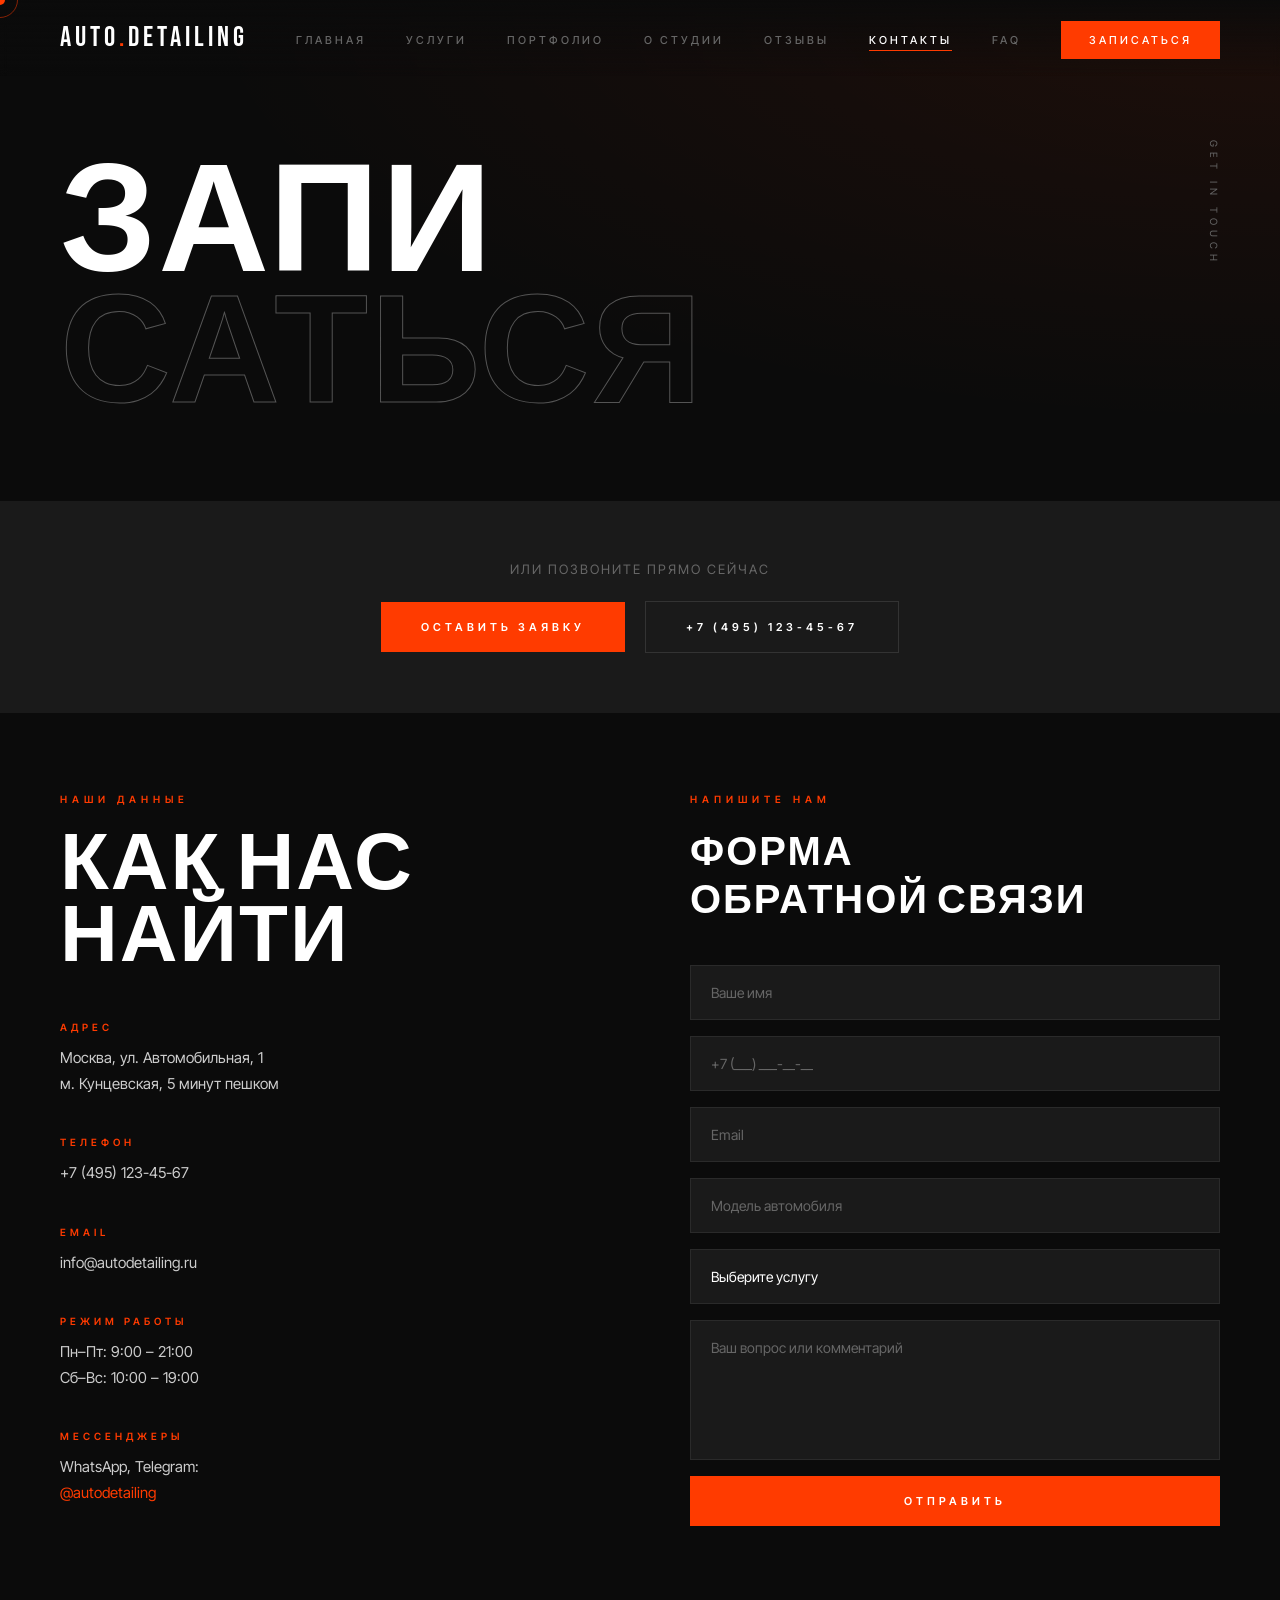
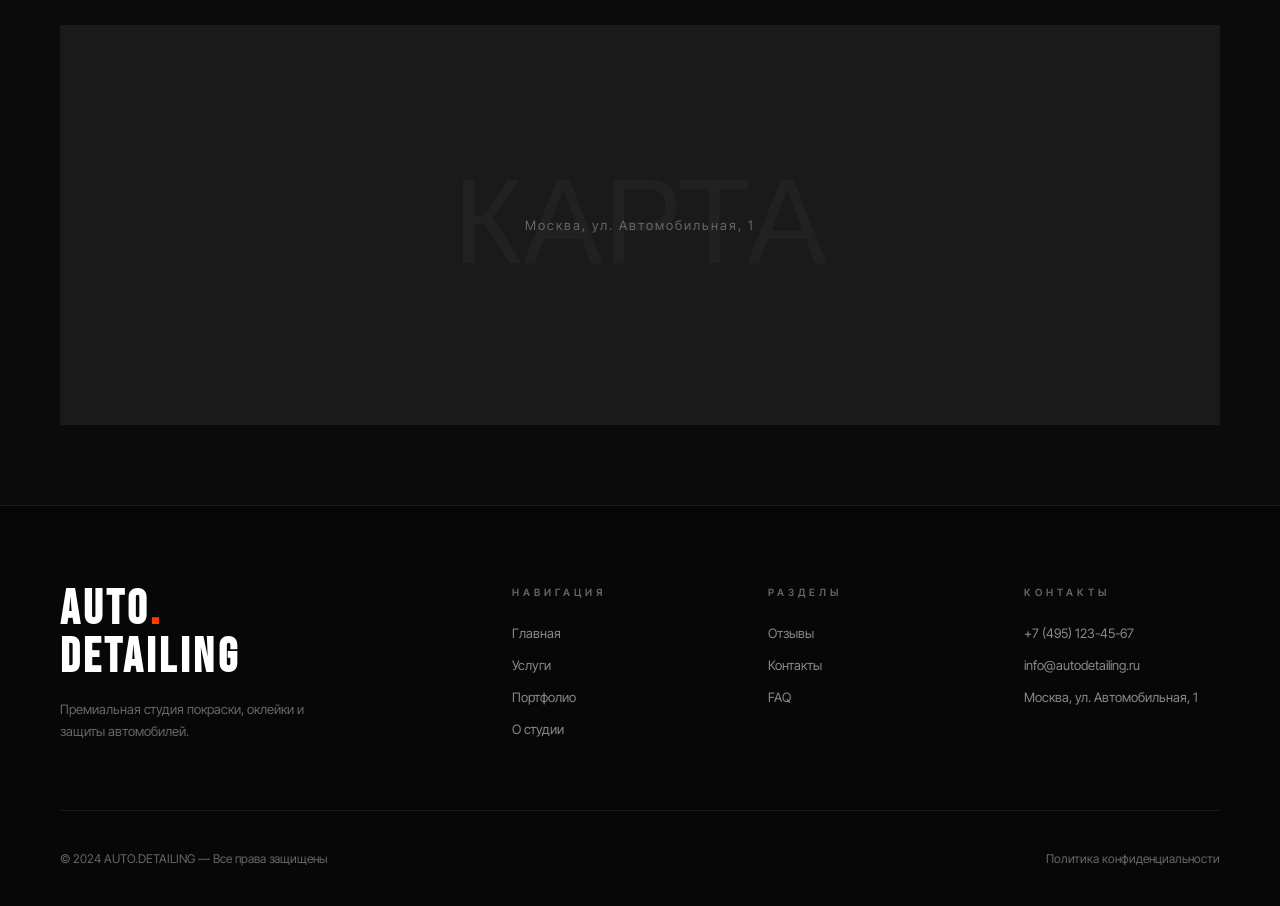
<file: contacts.html>
<!DOCTYPE html>
<html lang="ru">
<head>
  <meta charset="UTF-8">
  <meta name="viewport" content="width=device-width, initial-scale=1.0">
  <title>Контакты — AUTO.DETAILING</title>
  <link rel="stylesheet" href="style.css">
</head>
<body>
<div class="cursor"></div>
<div class="cursor-ring"></div>

<nav>
  <a href="index.html" class="nav-logo">AUTO<span>.</span>DETAILING</a>
  <ul class="nav-links">
    <li><a href="index.html">Главная</a></li>
    <li><a href="services.html">Услуги</a></li>
    <li><a href="portfolio.html">Портфолио</a></li>
    <li><a href="about.html">О студии</a></li>
    <li><a href="reviews.html">Отзывы</a></li>
    <li><a href="contacts.html">Контакты</a></li>
    <li><a href="faq.html">FAQ</a></li>
    <li><a href="#" class="nav-cta" data-popup>Записаться</a></li>
  </ul>
  <div class="burger"><span></span><span></span><span></span></div>
</nav>

<div class="popup-overlay">
  <div class="popup">
    <button class="popup-close">✕</button>
    <h2>ЗАПИСАТЬСЯ</h2>
    <p class="popup-sub">Оставьте заявку — мы перезвоним в течение 30 минут</p>
    <form class="popup-form">
      <input type="text" placeholder="Ваше имя" required>
      <input type="tel" placeholder="+7 (___) ___-__-__" required>
      <input type="text" placeholder="Модель автомобиля">
      <select>
        <option value="" disabled selected>Выберите услугу</option>
        <option>Полировка кузова</option>
        <option>Нанокерамика</option>
        <option>Оклейка плёнкой</option>
        <option>Покраска</option>
        <option>Детейлинг салона</option>
        <option>Защита кузова</option>
        <option>Бронирование стёкол</option>
      </select>
      <button type="submit" class="btn-submit">ОТПРАВИТЬ ЗАЯВКУ</button>
    </form>
  </div>
</div>

<div class="page-hero">
  <div class="page-hero-label">Get in Touch</div>
  <h1 class="fade-up">ЗАПИ<br><em>САТЬСЯ</em></h1>
</div>

<div style="padding: 60px; text-align: center; background: var(--gray);">
  <p style="color:var(--muted);font-size:13px;letter-spacing:2px;margin-bottom:24px;text-transform:uppercase;">Или позвоните прямо сейчас</p>
  <button class="btn" data-popup style="margin-right:16px;">Оставить заявку</button>
  <a href="tel:+74951234567" class="btn btn-outline">+7 (495) 123-45-67</a>
</div>

<div class="contacts-layout">
  <div class="contacts-info">
    <span class="section-label">Наши данные</span>
    <h2>КАК НАС<br>НАЙТИ</h2>
    <div class="contact-item">
      <h4>Адрес</h4>
      <p>Москва, ул. Автомобильная, 1<br>м. Кунцевская, 5 минут пешком</p>
    </div>
    <div class="contact-item">
      <h4>Телефон</h4>
      <a href="tel:+74951234567">+7 (495) 123-45-67</a>
    </div>
    <div class="contact-item">
      <h4>Email</h4>
      <a href="mailto:info@autodetailing.ru">info@autodetailing.ru</a>
    </div>
    <div class="contact-item">
      <h4>Режим работы</h4>
      <p>Пн–Пт: 9:00 – 21:00<br>Сб–Вс: 10:00 – 19:00</p>
    </div>
    <div class="contact-item">
      <h4>Мессенджеры</h4>
      <p>WhatsApp, Telegram: <a href="#" style="color:var(--accent);text-decoration:none;">@autodetailing</a></p>
    </div>
  </div>

  <div class="contacts-form-section">
    <span class="section-label">Напишите нам</span>
    <h3>ФОРМА<br>ОБРАТНОЙ СВЯЗИ</h3>
    <form class="contact-form">
      <input type="text" placeholder="Ваше имя" required>
      <input type="tel" placeholder="+7 (___) ___-__-__" required>
      <input type="email" placeholder="Email">
      <input type="text" placeholder="Модель автомобиля">
      <select>
        <option value="" disabled selected>Выберите услугу</option>
        <option>Полировка кузова</option>
        <option>Нанокерамика</option>
        <option>Оклейка плёнкой</option>
        <option>Покраска</option>
        <option>Детейлинг салона</option>
        <option>Защита кузова</option>
        <option>Бронирование стёкол</option>
      </select>
      <textarea placeholder="Ваш вопрос или комментарий"></textarea>
      <button type="submit" class="btn">ОТПРАВИТЬ</button>
    </form>
  </div>
</div>

<div class="map-placeholder">
  <p>Москва, ул. Автомобильная, 1</p>
</div>

<footer>
  <div class="footer-top">
    <div class="footer-brand">
      <h2>AUTO<span>.</span><br>DETAILING</h2>
      <p>Премиальная студия покраски, оклейки и защиты автомобилей.</p>
    </div>
    <div class="footer-col">
      <h4>Навигация</h4>
      <ul>
        <li><a href="index.html">Главная</a></li>
        <li><a href="services.html">Услуги</a></li>
        <li><a href="portfolio.html">Портфолио</a></li>
        <li><a href="about.html">О студии</a></li>
      </ul>
    </div>
    <div class="footer-col">
      <h4>Разделы</h4>
      <ul>
        <li><a href="reviews.html">Отзывы</a></li>
        <li><a href="contacts.html">Контакты</a></li>
        <li><a href="faq.html">FAQ</a></li>
      </ul>
    </div>
    <div class="footer-col">
      <h4>Контакты</h4>
      <ul>
        <li><a href="tel:+74951234567">+7 (495) 123-45-67</a></li>
        <li><a href="mailto:info@autodetailing.ru">info@autodetailing.ru</a></li>
        <li><a href="#">Москва, ул. Автомобильная, 1</a></li>
      </ul>
    </div>
  </div>
  <div class="footer-bottom">
    <p>© 2024 AUTO.DETAILING — Все права защищены</p>
    <p>Политика конфиденциальности</p>
  </div>
</footer>
<script src="script.js"></script>
</body>
</html>
</file>
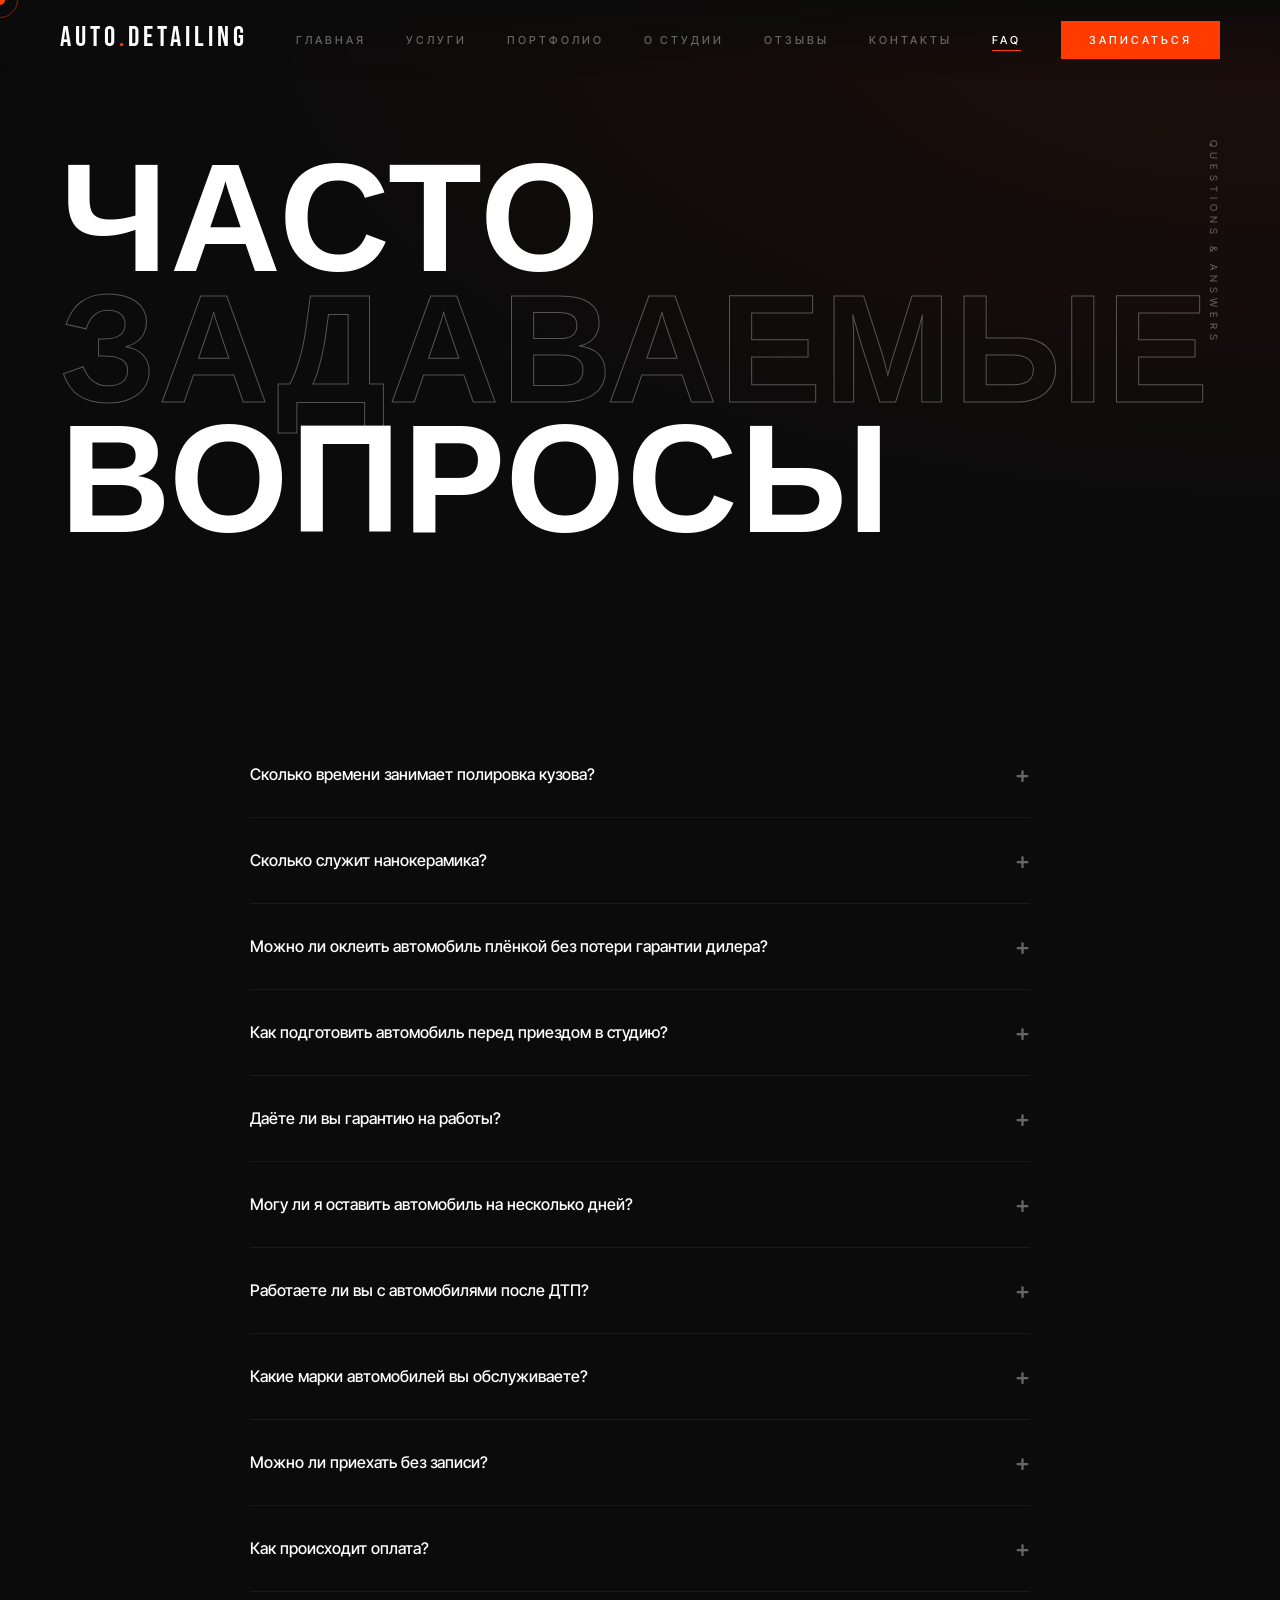
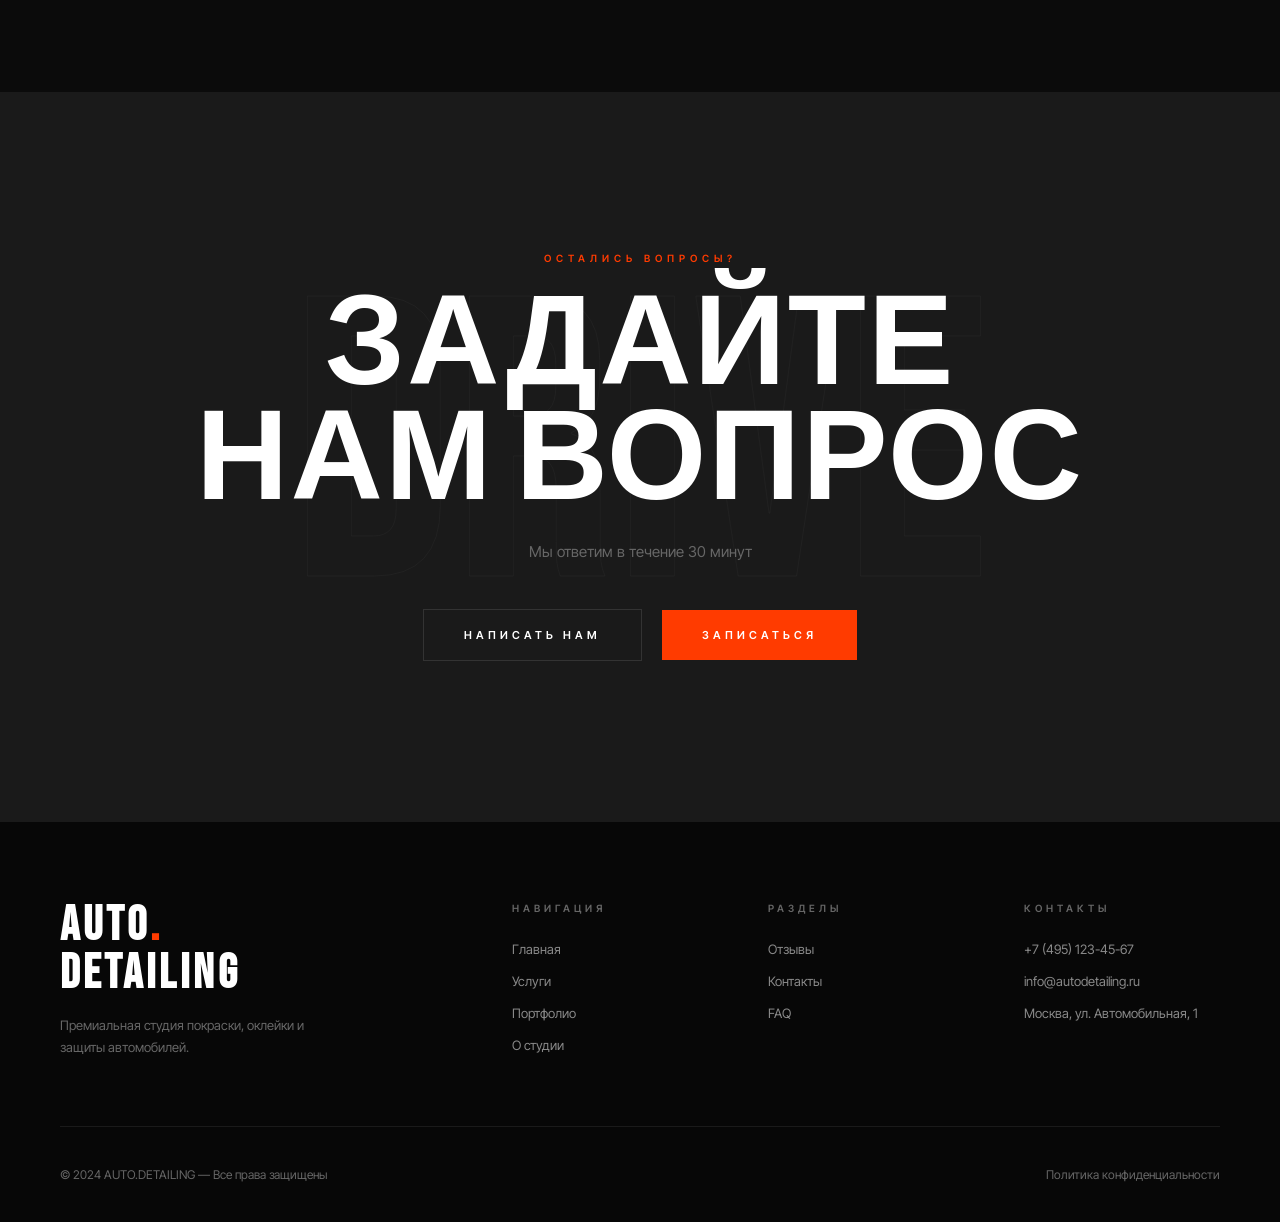
<file: faq.html>
<!DOCTYPE html>
<html lang="ru">
<head>
  <meta charset="UTF-8">
  <meta name="viewport" content="width=device-width, initial-scale=1.0">
  <title>FAQ — AUTO.DETAILING</title>
  <link rel="stylesheet" href="style.css">
</head>
<body>
<div class="cursor"></div>
<div class="cursor-ring"></div>

<nav>
  <a href="index.html" class="nav-logo">AUTO<span>.</span>DETAILING</a>
  <ul class="nav-links">
    <li><a href="index.html">Главная</a></li>
    <li><a href="services.html">Услуги</a></li>
    <li><a href="portfolio.html">Портфолио</a></li>
    <li><a href="about.html">О студии</a></li>
    <li><a href="reviews.html">Отзывы</a></li>
    <li><a href="contacts.html">Контакты</a></li>
    <li><a href="faq.html">FAQ</a></li>
    <li><a href="#" class="nav-cta" data-popup>Записаться</a></li>
  </ul>
  <div class="burger"><span></span><span></span><span></span></div>
</nav>

<div class="popup-overlay">
  <div class="popup">
    <button class="popup-close">✕</button>
    <h2>ЗАПИСАТЬСЯ</h2>
    <p class="popup-sub">Оставьте заявку — мы перезвоним в течение 30 минут</p>
    <form class="popup-form">
      <input type="text" placeholder="Ваше имя" required>
      <input type="tel" placeholder="+7 (___) ___-__-__" required>
      <input type="text" placeholder="Модель автомобиля">
      <select>
        <option value="" disabled selected>Выберите услугу</option>
        <option>Полировка кузова</option>
        <option>Нанокерамика</option>
        <option>Оклейка плёнкой</option>
        <option>Покраска</option>
        <option>Детейлинг салона</option>
        <option>Защита кузова</option>
        <option>Бронирование стёкол</option>
      </select>
      <button type="submit" class="btn-submit">ОТПРАВИТЬ ЗАЯВКУ</button>
    </form>
  </div>
</div>

<div class="page-hero">
  <div class="page-hero-label">Questions &amp; Answers</div>
  <h1 class="fade-up">ЧАСТО<br><em>ЗАДАВАЕМЫЕ</em><br>ВОПРОСЫ</h1>
</div>

<div class="faq-section fade-up">

  <div class="faq-item">
    <button class="faq-question">
      Сколько времени занимает полировка кузова?
      <span class="faq-icon">+</span>
    </button>
    <div class="faq-answer">
      Продолжительность полировки зависит от размера автомобиля и степени повреждений. Стандартная полировка седана занимает 1–2 дня. Для крупных SUV или при глубоких царапинах срок может увеличиться до 3 дней. Точные сроки мы называем после осмотра автомобиля.
    </div>
  </div>

  <div class="faq-item">
    <button class="faq-question">
      Сколько служит нанокерамика?
      <span class="faq-icon">+</span>
    </button>
    <div class="faq-answer">
      Срок службы нанокерамического покрытия зависит от класса продукта и условий эксплуатации. Бюджетные покрытия держатся 1 год, профессиональные (Gyeon, IGL) — 3 года и более. Мы используем только сертифицированные материалы с гарантией. При правильном уходе керамика служит 3–5 лет.
    </div>
  </div>

  <div class="faq-item">
    <button class="faq-question">
      Можно ли оклеить автомобиль плёнкой без потери гарантии дилера?
      <span class="faq-icon">+</span>
    </button>
    <div class="faq-answer">
      Да, PPF и виниловые плёнки снимаются без следов и не влияют на гарантию дилера. Мы используем самовосстанавливающиеся плёнки, которые при нагреве сами устраняют мелкие царапины. При снятии плёнки лакокрасочное покрытие остаётся в первоначальном состоянии.
    </div>
  </div>

  <div class="faq-item">
    <button class="faq-question">
      Как подготовить автомобиль перед приездом в студию?
      <span class="faq-icon">+</span>
    </button>
    <div class="faq-answer">
      Особой подготовки не требуется — мы всё сделаем сами. Желательно убрать личные вещи из салона и не мыть автомобиль за день до приезда, чтобы мы могли оценить реальное состояние. Предварительная мойка в нашей студии входит в стоимость всех услуг.
    </div>
  </div>

  <div class="faq-item">
    <button class="faq-question">
      Даёте ли вы гарантию на работы?
      <span class="faq-icon">+</span>
    </button>
    <div class="faq-answer">
      Да, мы даём письменную гарантию на все виды работ. Полировка — 6 месяцев, нанокерамика — 1–3 года в зависимости от класса покрытия, PPF — 5–10 лет, покраска — 2 года. Гарантийный случай — это дефекты, возникшие по нашей вине. Гарантия выдаётся вместе с актом приёмки-сдачи.
    </div>
  </div>

  <div class="faq-item">
    <button class="faq-question">
      Могу ли я оставить автомобиль на несколько дней?
      <span class="faq-icon">+</span>
    </button>
    <div class="faq-answer">
      Да, у нас есть охраняемая парковка на территории студии. Автомобиль находится под видеонаблюдением 24/7 и застрахован на время нахождения у нас. Вы можете спокойно оставить машину на весь срок работ — от 1 до 10 дней.
    </div>
  </div>

  <div class="faq-item">
    <button class="faq-question">
      Работаете ли вы с автомобилями после ДТП?
      <span class="faq-icon">+</span>
    </button>
    <div class="faq-answer">
      Да, мы выполняем кузовной ремонт и покраску после ДТП. Правка вмятин, замена элементов, локальная покраска — всё в рамках одного предприятия. Работаем со страховыми компаниями и по КАСКО. Для оценки ущерба приглашаем на бесплатную диагностику.
    </div>
  </div>

  <div class="faq-item">
    <button class="faq-question">
      Какие марки автомобилей вы обслуживаете?
      <span class="faq-icon">+</span>
    </button>
    <div class="faq-answer">
      Мы специализируемся на автомобилях премиум и суперкар-класса: Ferrari, Lamborghini, Porsche, Bentley, McLaren, Rolls-Royce, Mercedes-Benz, BMW, Audi, Maserati, Aston Martin. Работаем также с японскими и немецкими автомобилями гольф-класса и выше.
    </div>
  </div>

  <div class="faq-item">
    <button class="faq-question">
      Можно ли приехать без записи?
      <span class="faq-icon">+</span>
    </button>
    <div class="faq-answer">
      Для диагностики и консультации можно приехать без записи в рабочие часы. Для проведения работ — только по предварительной записи, так как наши мастера работают по плану и каждому автомобилю выделяется отдельный бокс. Запись можно сделать онлайн через сайт, по телефону или в мессенджерах.
    </div>
  </div>

  <div class="faq-item">
    <button class="faq-question">
      Как происходит оплата?
      <span class="faq-icon">+</span>
    </button>
    <div class="faq-answer">
      Принимаем оплату наличными и безналичным переводом. Оплата производится при сдаче автомобиля — после того, как вы лично убедились в качестве работы. Для юридических лиц работаем по договору с закрывающими документами. Предоплата не требуется.
    </div>
  </div>

</div>

<section class="cta-section">
  <span class="section-label">Остались вопросы?</span>
  <h2 class="fade-up">ЗАДАЙТЕ<br>НАМ ВОПРОС</h2>
  <p>Мы ответим в течение 30 минут</p>
  <a href="contacts.html" class="btn btn-outline" style="margin-right:16px;">Написать нам</a>
  <button class="btn" data-popup>Записаться</button>
</section>

<footer>
  <div class="footer-top">
    <div class="footer-brand">
      <h2>AUTO<span>.</span><br>DETAILING</h2>
      <p>Премиальная студия покраски, оклейки и защиты автомобилей.</p>
    </div>
    <div class="footer-col">
      <h4>Навигация</h4>
      <ul>
        <li><a href="index.html">Главная</a></li>
        <li><a href="services.html">Услуги</a></li>
        <li><a href="portfolio.html">Портфолио</a></li>
        <li><a href="about.html">О студии</a></li>
      </ul>
    </div>
    <div class="footer-col">
      <h4>Разделы</h4>
      <ul>
        <li><a href="reviews.html">Отзывы</a></li>
        <li><a href="contacts.html">Контакты</a></li>
        <li><a href="faq.html">FAQ</a></li>
      </ul>
    </div>
    <div class="footer-col">
      <h4>Контакты</h4>
      <ul>
        <li><a href="tel:+74951234567">+7 (495) 123-45-67</a></li>
        <li><a href="mailto:info@autodetailing.ru">info@autodetailing.ru</a></li>
        <li><a href="#">Москва, ул. Автомобильная, 1</a></li>
      </ul>
    </div>
  </div>
  <div class="footer-bottom">
    <p>© 2024 AUTO.DETAILING — Все права защищены</p>
    <p>Политика конфиденциальности</p>
  </div>
</footer>
<script src="script.js"></script>
</body>
</html>
</file>
<file: style.css>
@import url('https://fonts.googleapis.com/css2?family=Bebas+Neue&family=Inter+Tight:wght@300;400;500;600;700&display=swap');

:root {
  --bg: #0B0B0B;
  --text: #FFFFFF;
  --accent: #FF3B00;
  --gray: #1A1A1A;
  --gray2: #2A2A2A;
  --muted: #666;
}

*, *::before, *::after { box-sizing: border-box; margin: 0; padding: 0; }

html { scroll-behavior: smooth; }

body {
  background: var(--bg);
  color: var(--text);
  font-family: 'Inter Tight', sans-serif;
  overflow-x: hidden;
  cursor: none;
}

/* CUSTOM CURSOR */
.cursor {
  position: fixed;
  width: 10px; height: 10px;
  background: var(--accent);
  border-radius: 50%;
  pointer-events: none;
  z-index: 9999;
  transition: transform 0.15s ease, opacity 0.15s;
  transform: translate(-50%, -50%);
}
.cursor-ring {
  position: fixed;
  width: 36px; height: 36px;
  border: 1px solid rgba(255,59,0,0.5);
  border-radius: 50%;
  pointer-events: none;
  z-index: 9998;
  transition: transform 0.35s ease, width 0.25s, height 0.25s, border-color 0.25s;
  transform: translate(-50%, -50%);
}
body:hover .cursor { opacity: 1; }
a:hover ~ .cursor, button:hover ~ .cursor { transform: translate(-50%,-50%) scale(2); }

/* SCROLLBAR */
::-webkit-scrollbar { width: 3px; }
::-webkit-scrollbar-track { background: var(--bg); }
::-webkit-scrollbar-thumb { background: var(--accent); }

/* NAV */
nav {
  position: fixed; top: 0; left: 0; right: 0;
  z-index: 1000;
  display: flex; align-items: center; justify-content: space-between;
  padding: 24px 60px;
  background: linear-gradient(to bottom, rgba(11,11,11,0.95) 0%, transparent 100%);
  backdrop-filter: blur(4px);
}
.nav-logo {
  font-family: 'Bebas Neue', sans-serif;
  font-size: 28px;
  letter-spacing: 4px;
  color: var(--text);
  text-decoration: none;
  line-height: 1;
}
.nav-logo span { color: var(--accent); }

.nav-links {
  display: flex; gap: 40px;
  list-style: none;
}
.nav-links a {
  color: var(--muted);
  text-decoration: none;
  font-size: 11px;
  letter-spacing: 3px;
  text-transform: uppercase;
  font-weight: 500;
  transition: color 0.3s;
  position: relative;
}
.nav-links a::after {
  content: '';
  position: absolute; bottom: -4px; left: 0;
  width: 0; height: 1px;
  background: var(--accent);
  transition: width 0.3s;
}
.nav-links a:hover,
.nav-links a.active { color: var(--text); }
.nav-links a:hover::after,
.nav-links a.active::after { width: 100%; }

.nav-cta {
  background: var(--accent);
  color: var(--text) !important;
  padding: 12px 28px;
  font-size: 11px !important;
  letter-spacing: 3px;
  text-transform: uppercase;
  text-decoration: none;
  font-weight: 600;
  transition: background 0.3s, transform 0.2s !important;
}
.nav-cta::after { display: none !important; }
.nav-cta:hover { background: #e03000; transform: translateY(-1px); color: var(--text) !important; }

.burger { display: none; flex-direction: column; gap: 5px; cursor: none; }
.burger span { display: block; width: 28px; height: 1.5px; background: var(--text); transition: 0.3s; }

/* FOOTER */
footer {
  background: #070707;
  padding: 80px 60px 40px;
  border-top: 1px solid #1a1a1a;
}
.footer-top {
  display: grid;
  grid-template-columns: 2fr 1fr 1fr 1fr;
  gap: 60px;
  margin-bottom: 60px;
}
.footer-brand h2 {
  font-family: 'Bebas Neue', sans-serif;
  font-size: 48px;
  letter-spacing: 4px;
  line-height: 1;
  margin-bottom: 16px;
}
.footer-brand h2 span { color: var(--accent); }
.footer-brand p { color: var(--muted); font-size: 13px; line-height: 1.7; max-width: 280px; }
.footer-col h4 {
  font-size: 10px;
  letter-spacing: 4px;
  text-transform: uppercase;
  color: var(--muted);
  margin-bottom: 24px;
  font-weight: 600;
}
.footer-col ul { list-style: none; }
.footer-col ul li { margin-bottom: 12px; }
.footer-col ul li a {
  color: #888;
  text-decoration: none;
  font-size: 13px;
  transition: color 0.3s;
}
.footer-col ul li a:hover { color: var(--text); }
.footer-bottom {
  display: flex; justify-content: space-between; align-items: center;
  padding-top: 40px;
  border-top: 1px solid #1a1a1a;
}
.footer-bottom p { color: var(--muted); font-size: 12px; }

/* POPUP */
.popup-overlay {
  position: fixed; inset: 0;
  background: rgba(0,0,0,0.85);
  backdrop-filter: blur(8px);
  z-index: 10000;
  display: flex; align-items: center; justify-content: center;
  opacity: 0; pointer-events: none;
  transition: opacity 0.4s;
}
.popup-overlay.active { opacity: 1; pointer-events: all; }
.popup {
  background: #111;
  border: 1px solid #222;
  width: 100%; max-width: 540px;
  padding: 60px;
  position: relative;
  transform: scale(0.92) translateY(20px);
  transition: transform 0.4s cubic-bezier(0.16,1,0.3,1);
}
.popup-overlay.active .popup { transform: scale(1) translateY(0); }
.popup-close {
  position: absolute; top: 24px; right: 24px;
  background: none; border: none;
  color: var(--muted); font-size: 24px;
  cursor: none; line-height: 1;
  transition: color 0.2s;
}
.popup-close:hover { color: var(--text); }
.popup h2 {
  font-family: 'Bebas Neue', sans-serif;
  font-size: 48px;
  letter-spacing: 3px;
  margin-bottom: 8px;
}
.popup .popup-sub {
  color: var(--muted); font-size: 13px; margin-bottom: 40px;
}
.popup-form { display: flex; flex-direction: column; gap: 16px; }
.popup-form input,
.popup-form select {
  background: #1a1a1a;
  border: 1px solid #2a2a2a;
  color: var(--text);
  padding: 16px 20px;
  font-family: 'Inter Tight', sans-serif;
  font-size: 14px;
  outline: none;
  transition: border-color 0.3s;
  -webkit-appearance: none;
}
.popup-form input::placeholder { color: var(--muted); }
.popup-form select option { background: #1a1a1a; }
.popup-form input:focus,
.popup-form select:focus { border-color: var(--accent); }
.popup-form .btn-submit {
  background: var(--accent);
  color: var(--text);
  border: none;
  padding: 18px;
  font-family: 'Inter Tight', sans-serif;
  font-size: 12px;
  letter-spacing: 4px;
  text-transform: uppercase;
  font-weight: 600;
  cursor: none;
  margin-top: 8px;
  transition: background 0.3s, transform 0.2s;
}
.popup-form .btn-submit:hover { background: #e03000; transform: translateY(-2px); }

/* BUTTONS */
.btn {
  display: inline-block;
  background: var(--accent);
  color: var(--text);
  padding: 18px 40px;
  font-size: 11px;
  letter-spacing: 4px;
  text-transform: uppercase;
  font-weight: 600;
  text-decoration: none;
  transition: background 0.3s, transform 0.2s;
  cursor: none;
  border: none;
  font-family: 'Inter Tight', sans-serif;
}
.btn:hover { background: #e03000; transform: translateY(-2px); }
.btn-outline {
  background: transparent;
  border: 1px solid #333;
  color: var(--text);
}
.btn-outline:hover { border-color: var(--text); background: transparent; transform: translateY(-2px); }

/* SECTION LABEL */
.section-label {
  font-size: 10px;
  letter-spacing: 5px;
  text-transform: uppercase;
  color: var(--accent);
  font-weight: 600;
  margin-bottom: 24px;
  display: block;
}

/* FADE IN ANIMATIONS */
.fade-up {
  opacity: 0;
  transform: translateY(40px);
  transition: opacity 0.7s ease, transform 0.7s ease;
}
.fade-up.visible { opacity: 1; transform: translateY(0); }

.fade-in {
  opacity: 0;
  transition: opacity 0.8s ease;
}
.fade-in.visible { opacity: 1; }

/* ================== HERO ================== */
.hero {
  position: relative;
  min-height: 100vh;
  display: flex; align-items: flex-end;
  overflow: hidden;
  background: var(--bg);
}
.hero-bg-text {
  position: absolute;
  top: 50%; left: 50%;
  transform: translate(-50%, -50%);
  font-family: 'Bebas Neue', sans-serif;
  font-size: clamp(120px, 18vw, 280px);
  line-height: 0.85;
  letter-spacing: -2px;
  white-space: nowrap;
  color: transparent;
  -webkit-text-stroke: 1px rgba(255,255,255,0.06);
  user-select: none;
  pointer-events: none;
  z-index: 0;
  text-align: center;
  width: 100%;
}
.hero-car {
  position: absolute;
  bottom: 0; right: -5%;
  width: 70%;
  max-width: 1000px;
  z-index: 2;
  opacity: 0;
  transform: translateX(60px);
  transition: opacity 1.2s ease 0.4s, transform 1.2s ease 0.4s;
}
.hero-car.visible { opacity: 1; transform: translateX(0); }

.hero-content {
  position: relative;
  z-index: 3;
  padding: 0 60px 100px;
  max-width: 600px;
}
.hero-eyebrow {
  display: flex; align-items: center; gap: 16px;
  margin-bottom: 24px;
}
.hero-eyebrow span {
  font-size: 10px;
  letter-spacing: 5px;
  text-transform: uppercase;
  color: var(--accent);
  font-weight: 600;
}
.hero-eyebrow::before {
  content: '';
  width: 40px; height: 1px;
  background: var(--accent);
}
.hero h1 {
  font-family: 'Bebas Neue', sans-serif;
  font-size: clamp(72px, 10vw, 144px);
  line-height: 0.9;
  letter-spacing: 2px;
  margin-bottom: 32px;
}
.hero h1 span { color: var(--accent); }
.hero-sub {
  color: #888;
  font-size: 15px;
  line-height: 1.7;
  margin-bottom: 48px;
  max-width: 420px;
}
.hero-actions { display: flex; gap: 16px; align-items: center; }
.hero-scroll {
  position: absolute;
  bottom: 40px; right: 60px;
  z-index: 3;
  display: flex; align-items: center; gap: 12px;
  font-size: 10px; letter-spacing: 4px; text-transform: uppercase; color: var(--muted);
}
.hero-scroll::after {
  content: '';
  display: block;
  width: 1px; height: 60px;
  background: linear-gradient(to bottom, var(--muted), transparent);
}

/* MARQUEE */
.marquee-strip {
  background: var(--accent);
  overflow: hidden;
  padding: 16px 0;
  white-space: nowrap;
}
.marquee-inner {
  display: inline-flex;
  animation: marquee 20s linear infinite;
}
.marquee-inner span {
  font-family: 'Bebas Neue', sans-serif;
  font-size: 20px;
  letter-spacing: 4px;
  padding: 0 40px;
  color: var(--text);
}
.marquee-inner span::after {
  content: '✦';
  margin-left: 40px;
  opacity: 0.6;
}
@keyframes marquee {
  from { transform: translateX(0); }
  to { transform: translateX(-50%); }
}

/* SERVICES SECTION */
.services-section { padding: 140px 60px; }
.services-header {
  display: flex; justify-content: space-between; align-items: flex-end;
  margin-bottom: 80px;
}
.services-header h2 {
  font-family: 'Bebas Neue', sans-serif;
  font-size: clamp(60px, 8vw, 120px);
  line-height: 0.9;
  letter-spacing: 2px;
}
.services-grid {
  display: grid;
  grid-template-columns: repeat(3, 1fr);
  gap: 2px;
}
.service-card {
  background: var(--gray);
  padding: 48px 40px;
  position: relative;
  overflow: hidden;
  transition: background 0.4s;
  cursor: none;
}
.service-card::before {
  content: '';
  position: absolute; top: 0; left: 0;
  width: 2px; height: 0;
  background: var(--accent);
  transition: height 0.4s;
}
.service-card:hover { background: #141414; }
.service-card:hover::before { height: 100%; }
.service-num {
  font-family: 'Bebas Neue', sans-serif;
  font-size: 80px;
  line-height: 1;
  color: rgba(255,255,255,0.05);
  margin-bottom: -20px;
}
.service-card h3 {
  font-family: 'Bebas Neue', sans-serif;
  font-size: 32px;
  letter-spacing: 2px;
  margin-bottom: 16px;
  transition: color 0.3s;
}
.service-card:hover h3 { color: var(--accent); }
.service-card p { color: var(--muted); font-size: 13px; line-height: 1.7; }
.service-card-link {
  display: inline-block;
  margin-top: 24px;
  font-size: 10px;
  letter-spacing: 3px;
  text-transform: uppercase;
  color: var(--accent);
  text-decoration: none;
  font-weight: 600;
}

/* CASES / BEFORE-AFTER */
.cases-section { padding: 140px 60px; background: #070707; }
.cases-section h2 {
  font-family: 'Bebas Neue', sans-serif;
  font-size: clamp(60px, 8vw, 120px);
  line-height: 0.9;
  letter-spacing: 2px;
  margin-bottom: 80px;
}
.cases-grid {
  display: grid;
  grid-template-columns: repeat(2, 1fr);
  gap: 4px;
}
.case-item {
  position: relative;
  overflow: hidden;
  height: 480px;
  background: var(--gray);
  cursor: none;
}
.case-item img {
  width: 100%; height: 100%;
  object-fit: cover;
  transition: transform 0.7s ease, filter 0.4s;
  filter: grayscale(20%);
}
.case-item:hover img { transform: scale(1.05); filter: grayscale(0%); }
.case-overlay {
  position: absolute; inset: 0;
  background: linear-gradient(to top, rgba(0,0,0,0.85) 0%, transparent 50%);
  display: flex; flex-direction: column; justify-content: flex-end;
  padding: 40px;
}
.case-tag {
  font-size: 9px; letter-spacing: 4px; text-transform: uppercase;
  color: var(--accent); font-weight: 600;
  margin-bottom: 8px;
}
.case-overlay h3 {
  font-family: 'Bebas Neue', sans-serif;
  font-size: 36px; letter-spacing: 2px;
}
.case-overlay p { color: #aaa; font-size: 13px; margin-top: 4px; }

/* BEFORE/AFTER SLIDER */
.before-after {
  padding: 140px 60px;
  display: flex; gap: 80px; align-items: center;
}
.before-after-text { flex: 1; }
.before-after-text h2 {
  font-family: 'Bebas Neue', sans-serif;
  font-size: clamp(60px, 7vw, 100px);
  line-height: 0.9; letter-spacing: 2px;
  margin-bottom: 24px;
}
.before-after-text p { color: var(--muted); font-size: 15px; line-height: 1.8; max-width: 360px; margin-bottom: 40px; }
.ba-slider-wrap { flex: 1.2; position: relative; height: 500px; overflow: hidden; border: 1px solid #1a1a1a; }
.ba-before, .ba-after {
  position: absolute; inset: 0;
  background-size: cover; background-position: center;
}
.ba-before {
  background-image: url('https://images.unsplash.com/photo-1600705722908-bdb1353e43e1?w=800&q=80&auto=format');
  background-color: #222;
}
.ba-after {
  background-image: url('https://images.unsplash.com/photo-1583121274602-3e2820c69888?w=800&q=80&auto=format');
  background-color: #222;
  clip-path: inset(0 50% 0 0);
  transition: clip-path 0s;
}
.ba-divider {
  position: absolute;
  top: 0; bottom: 0;
  left: 50%;
  width: 2px;
  background: var(--accent);
  cursor: ew-resize;
  z-index: 10;
}
.ba-divider::before {
  content: '◀ ▶';
  position: absolute;
  top: 50%; left: 50%;
  transform: translate(-50%, -50%);
  background: var(--accent);
  color: var(--text);
  font-size: 10px;
  padding: 10px 12px;
  white-space: nowrap;
  letter-spacing: 2px;
}
.ba-label {
  position: absolute;
  top: 20px;
  font-size: 9px; letter-spacing: 4px; text-transform: uppercase;
  font-weight: 700;
  padding: 6px 12px;
  background: rgba(0,0,0,0.7);
}
.ba-label.before { left: 20px; color: #aaa; }
.ba-label.after { right: 20px; color: var(--accent); }

/* CONFIGURATOR */
.configurator-section { padding: 140px 60px; background: #070707; }
.configurator-section h2 {
  font-family: 'Bebas Neue', sans-serif;
  font-size: clamp(60px, 8vw, 120px);
  line-height: 0.9; letter-spacing: 2px;
  margin-bottom: 16px;
}
.configurator-section > p { color: var(--muted); font-size: 14px; margin-bottom: 80px; }
.configurator-inner {
  display: grid;
  grid-template-columns: 1fr 1.6fr;
  gap: 80px; align-items: center;
}
.config-options h3 {
  font-family: 'Bebas Neue', sans-serif;
  font-size: 24px; letter-spacing: 2px;
  margin-bottom: 20px; color: var(--muted);
}
.config-btns {
  display: flex; flex-wrap: wrap; gap: 8px;
  margin-bottom: 40px;
}
.config-btn {
  background: #1a1a1a; border: 1px solid #2a2a2a;
  color: #aaa;
  padding: 12px 20px;
  font-family: 'Inter Tight', sans-serif;
  font-size: 12px; letter-spacing: 2px; text-transform: uppercase;
  cursor: none;
  transition: all 0.3s;
}
.config-btn.active, .config-btn:hover {
  background: var(--accent); border-color: var(--accent); color: var(--text);
}
.color-btns { display: flex; gap: 12px; margin-bottom: 40px; }
.color-btn {
  width: 36px; height: 36px; border-radius: 50%;
  border: 2px solid transparent;
  cursor: none;
  transition: transform 0.2s, border-color 0.2s;
}
.color-btn:hover { transform: scale(1.15); }
.color-btn.active { border-color: var(--text); transform: scale(1.15); }
.config-car-wrap { position: relative; }
.config-car-img {
  width: 100%;
  display: block;
  opacity: 0;
  transition: opacity 0.5s;
  border: 1px solid #1a1a1a;
  background: #0f0f0f;
  min-height: 300px;
  object-fit: cover;
}
.config-car-img.loaded { opacity: 1; }
.config-info { margin-top: 32px; }
.config-info h4 {
  font-family: 'Bebas Neue', sans-serif;
  font-size: 32px; letter-spacing: 2px;
}
.config-info p { color: var(--muted); font-size: 13px; margin-top: 8px; }

/* WHY US */
.why-section { padding: 140px 60px; }
.why-section h2 {
  font-family: 'Bebas Neue', sans-serif;
  font-size: clamp(60px, 8vw, 120px);
  line-height: 0.9; letter-spacing: 2px;
  margin-bottom: 80px;
}
.why-grid {
  display: grid;
  grid-template-columns: repeat(4, 1fr);
  gap: 2px;
}
.why-item {
  background: var(--gray);
  padding: 48px 36px;
  position: relative;
  overflow: hidden;
}
.why-item::after {
  content: '';
  position: absolute; bottom: 0; left: 0; right: 0;
  height: 2px;
  background: var(--accent);
  transform: scaleX(0);
  transition: transform 0.4s;
}
.why-item:hover::after { transform: scaleX(1); }
.why-num {
  font-family: 'Bebas Neue', sans-serif;
  font-size: 72px; line-height: 1;
  color: var(--accent);
  margin-bottom: 8px;
}
.why-item h3 {
  font-family: 'Bebas Neue', sans-serif;
  font-size: 24px; letter-spacing: 2px;
  margin-bottom: 12px;
}
.why-item p { color: var(--muted); font-size: 13px; line-height: 1.7; }

/* PROCESS */
.process-section { padding: 140px 60px; background: #070707; }
.process-section h2 {
  font-family: 'Bebas Neue', sans-serif;
  font-size: clamp(60px, 8vw, 120px);
  line-height: 0.9; letter-spacing: 2px;
  margin-bottom: 80px;
}
.process-steps {
  display: grid;
  grid-template-columns: repeat(5, 1fr);
  gap: 0;
  position: relative;
}
.process-steps::before {
  content: '';
  position: absolute;
  top: 32px; left: 0; right: 0;
  height: 1px;
  background: #1a1a1a;
  z-index: 0;
}
.step {
  position: relative;
  z-index: 1;
  padding-top: 72px;
  padding-right: 24px;
}
.step-dot {
  position: absolute;
  top: 20px; left: 0;
  width: 24px; height: 24px;
  border: 2px solid var(--accent);
  border-radius: 50%;
  background: var(--bg);
}
.step-dot::after {
  content: '';
  position: absolute;
  top: 50%; left: 50%;
  transform: translate(-50%, -50%);
  width: 8px; height: 8px;
  border-radius: 50%;
  background: var(--accent);
}
.step-num {
  font-family: 'Bebas Neue', sans-serif;
  font-size: 48px; color: rgba(255,255,255,0.06);
  line-height: 1; margin-bottom: 12px;
}
.step h3 {
  font-family: 'Bebas Neue', sans-serif;
  font-size: 22px; letter-spacing: 2px;
  margin-bottom: 8px;
}
.step p { color: var(--muted); font-size: 12px; line-height: 1.7; }

/* REVIEWS */
.reviews-section { padding: 140px 60px; }
.reviews-section h2 {
  font-family: 'Bebas Neue', sans-serif;
  font-size: clamp(60px, 8vw, 120px);
  line-height: 0.9; letter-spacing: 2px;
  margin-bottom: 80px;
}
.reviews-grid {
  display: grid;
  grid-template-columns: repeat(3, 1fr);
  gap: 2px;
}
.review-card {
  background: var(--gray);
  padding: 48px 40px;
  position: relative;
}
.review-stars {
  color: var(--accent);
  font-size: 18px;
  letter-spacing: 4px;
  margin-bottom: 24px;
}
.review-card blockquote {
  font-size: 15px;
  line-height: 1.8;
  color: #ccc;
  margin-bottom: 32px;
  font-style: italic;
}
.review-author { display: flex; align-items: center; gap: 16px; }
.review-avatar {
  width: 48px; height: 48px;
  border-radius: 50%;
  background: #2a2a2a;
  object-fit: cover;
}
.review-author-info { }
.review-author-info strong { font-size: 14px; font-weight: 600; display: block; }
.review-author-info span { font-size: 12px; color: var(--muted); }

/* CTA SECTION */
.cta-section {
  padding: 160px 60px;
  background: var(--gray);
  text-align: center;
  position: relative;
  overflow: hidden;
}
.cta-section::before {
  content: 'DRIVE';
  position: absolute;
  top: 50%; left: 50%;
  transform: translate(-50%, -50%);
  font-family: 'Bebas Neue', sans-serif;
  font-size: 400px;
  color: transparent;
  -webkit-text-stroke: 1px rgba(255,255,255,0.03);
  pointer-events: none;
  white-space: nowrap;
}
.cta-section h2 {
  font-family: 'Bebas Neue', sans-serif;
  font-size: clamp(80px, 10vw, 160px);
  line-height: 0.9; letter-spacing: 2px;
  margin-bottom: 24px;
  position: relative;
}
.cta-section p { color: var(--muted); font-size: 15px; margin-bottom: 48px; position: relative; }

/* ================== SERVICES PAGE ================== */
.page-hero {
  min-height: 55vh;
  display: flex; align-items: flex-end;
  padding: 160px 60px 80px;
  position: relative;
  overflow: hidden;
}
.page-hero::before {
  content: '';
  position: absolute; inset: 0;
  background: radial-gradient(ellipse at top right, rgba(255,59,0,0.08) 0%, transparent 60%);
}
.page-hero-label {
  position: absolute;
  top: 140px; right: 60px;
  font-size: 10px; letter-spacing: 5px; text-transform: uppercase;
  color: var(--muted);
  writing-mode: vertical-rl;
}
.page-hero h1 {
  font-family: 'Bebas Neue', sans-serif;
  font-size: clamp(80px, 12vw, 180px);
  line-height: 0.85; letter-spacing: 2px;
  position: relative;
}
.page-hero h1 em { font-style: normal; -webkit-text-stroke: 1px rgba(255,255,255,0.3); color: transparent; }

.services-full { padding: 100px 60px; }
.service-row {
  display: grid;
  grid-template-columns: 1fr 1fr;
  gap: 4px;
  margin-bottom: 4px;
}
.service-row.reverse { direction: rtl; }
.service-row.reverse > * { direction: ltr; }
.service-img {
  height: 500px;
  overflow: hidden;
  background: var(--gray);
}
.service-img img { width: 100%; height: 100%; object-fit: cover; filter: brightness(0.85); transition: transform 0.7s, filter 0.4s; }
.service-img:hover img { transform: scale(1.04); filter: brightness(1); }
.service-content {
  background: var(--gray);
  padding: 72px 60px;
  display: flex; flex-direction: column; justify-content: center;
}
.service-content h2 {
  font-family: 'Bebas Neue', sans-serif;
  font-size: 64px; letter-spacing: 2px; line-height: 0.9;
  margin-bottom: 24px;
}
.service-content p { color: var(--muted); font-size: 14px; line-height: 1.8; margin-bottom: 32px; }
.service-features { list-style: none; margin-bottom: 40px; }
.service-features li {
  display: flex; align-items: center; gap: 12px;
  font-size: 13px; color: #aaa;
  padding: 10px 0;
  border-bottom: 1px solid #2a2a2a;
}
.service-features li::before {
  content: '';
  width: 6px; height: 6px;
  border-radius: 50%;
  background: var(--accent);
  flex-shrink: 0;
}
.price-badge {
  display: inline-block;
  font-family: 'Bebas Neue', sans-serif;
  font-size: 32px; letter-spacing: 2px;
  color: var(--accent);
  margin-bottom: 32px;
}

/* ================== PORTFOLIO ================== */
.portfolio-grid {
  padding: 60px;
  display: grid;
  grid-template-columns: repeat(3, 1fr);
  gap: 3px;
}
.portfolio-item {
  position: relative;
  overflow: hidden;
  height: 380px;
  cursor: none;
  background: var(--gray);
}
.portfolio-item img { width: 100%; height: 100%; object-fit: cover; transition: transform 0.7s; filter: grayscale(30%) brightness(0.8); }
.portfolio-item:hover img { transform: scale(1.07); filter: grayscale(0%) brightness(1); }
.portfolio-item-overlay {
  position: absolute; inset: 0;
  background: linear-gradient(to top, rgba(0,0,0,0.9) 0%, transparent 60%);
  display: flex; flex-direction: column; justify-content: flex-end;
  padding: 32px;
  opacity: 0; transition: opacity 0.4s;
}
.portfolio-item:hover .portfolio-item-overlay { opacity: 1; }
.portfolio-item-overlay h3 {
  font-family: 'Bebas Neue', sans-serif;
  font-size: 28px; letter-spacing: 2px;
}
.portfolio-item-overlay span { font-size: 11px; color: var(--accent); letter-spacing: 3px; text-transform: uppercase; }

/* MODAL PORTFOLIO */
.portfolio-modal-overlay {
  position: fixed; inset: 0;
  background: rgba(0,0,0,0.95);
  z-index: 10000;
  opacity: 0; pointer-events: none;
  transition: opacity 0.4s;
  display: flex; align-items: center; justify-content: center;
}
.portfolio-modal-overlay.active { opacity: 1; pointer-events: all; }
.portfolio-modal {
  max-width: 900px; width: 100%;
  padding: 0;
  position: relative;
  transform: scale(0.9);
  transition: transform 0.4s cubic-bezier(0.16,1,0.3,1);
}
.portfolio-modal-overlay.active .portfolio-modal { transform: scale(1); }
.portfolio-modal img { width: 100%; display: block; max-height: 70vh; object-fit: cover; }
.portfolio-modal-info { background: #111; padding: 40px 48px; border: 1px solid #1a1a1a; }
.portfolio-modal-info h2 { font-family: 'Bebas Neue', sans-serif; font-size: 48px; letter-spacing: 2px; }
.portfolio-modal-info p { color: var(--muted); margin-top: 8px; font-size: 14px; line-height: 1.7; }
.modal-close-btn {
  position: absolute; top: -50px; right: 0;
  background: none; border: none;
  color: var(--text); font-size: 28px;
  cursor: none;
}

/* ================== ABOUT ================== */
.about-story { padding: 100px 60px; display: grid; grid-template-columns: 1fr 1fr; gap: 100px; align-items: center; }
.about-story h2 { font-family: 'Bebas Neue', sans-serif; font-size: 80px; letter-spacing: 2px; line-height: 0.9; margin-bottom: 32px; }
.about-story p { color: var(--muted); font-size: 15px; line-height: 1.9; margin-bottom: 20px; }
.about-img { height: 600px; overflow: hidden; }
.about-img img { width: 100%; height: 100%; object-fit: cover; filter: grayscale(20%); }
.stats-strip {
  background: var(--accent);
  padding: 60px;
  display: grid;
  grid-template-columns: repeat(4, 1fr);
  gap: 40px;
}
.stat-item { text-align: center; }
.stat-num {
  font-family: 'Bebas Neue', sans-serif;
  font-size: 80px; letter-spacing: 2px;
  line-height: 1;
  color: var(--text);
}
.stat-item p { font-size: 12px; letter-spacing: 3px; text-transform: uppercase; opacity: 0.7; margin-top: 8px; }
.team-section { padding: 140px 60px; background: #070707; }
.team-section h2 { font-family: 'Bebas Neue', sans-serif; font-size: 80px; letter-spacing: 2px; margin-bottom: 60px; }
.team-grid { display: grid; grid-template-columns: repeat(3, 1fr); gap: 4px; }
.team-card { background: var(--gray); overflow: hidden; }
.team-card img { width: 100%; height: 320px; object-fit: cover; filter: grayscale(40%); transition: filter 0.4s; }
.team-card:hover img { filter: grayscale(0%); }
.team-card-info { padding: 28px 32px; }
.team-card-info h3 { font-family: 'Bebas Neue', sans-serif; font-size: 28px; letter-spacing: 2px; }
.team-card-info span { font-size: 11px; color: var(--accent); letter-spacing: 3px; text-transform: uppercase; }

/* ================== REVIEWS PAGE ================== */
.reviews-full { padding: 80px 60px; }
.reviews-full-grid { display: grid; grid-template-columns: repeat(2, 1fr); gap: 4px; }
.review-full-card { background: var(--gray); padding: 60px; }
.review-full-card .review-stars { font-size: 20px; margin-bottom: 28px; }
.review-full-card blockquote { font-size: 16px; line-height: 1.9; color: #ccc; font-style: italic; margin-bottom: 40px; }
.rating-overview {
  padding: 80px 60px;
  background: var(--gray);
  display: flex; align-items: center; gap: 100px;
}
.rating-big { text-align: center; }
.rating-big .num {
  font-family: 'Bebas Neue', sans-serif;
  font-size: 120px; line-height: 1;
  color: var(--accent);
}
.rating-big p { color: var(--muted); font-size: 13px; letter-spacing: 2px; }
.rating-bars { flex: 1; }
.rating-bar-row { display: flex; align-items: center; gap: 16px; margin-bottom: 12px; }
.rating-bar-row span { font-size: 12px; color: var(--muted); min-width: 20px; }
.rating-bar-track { flex: 1; height: 4px; background: #2a2a2a; }
.rating-bar-fill { height: 100%; background: var(--accent); }

/* ================== CONTACTS PAGE ================== */
.contacts-layout { padding: 80px 60px; display: grid; grid-template-columns: 1fr 1fr; gap: 100px; }
.contacts-info h2 { font-family: 'Bebas Neue', sans-serif; font-size: 80px; letter-spacing: 2px; line-height: 0.9; margin-bottom: 48px; }
.contact-item { margin-bottom: 40px; }
.contact-item h4 { font-size: 10px; letter-spacing: 4px; text-transform: uppercase; color: var(--accent); margin-bottom: 12px; font-weight: 600; }
.contact-item p, .contact-item a { color: #ccc; font-size: 15px; text-decoration: none; display: block; line-height: 1.7; }
.contact-item a:hover { color: var(--text); }
.contacts-form-section h3 { font-family: 'Bebas Neue', sans-serif; font-size: 40px; letter-spacing: 2px; margin-bottom: 40px; }
.contact-form { display: flex; flex-direction: column; gap: 16px; }
.contact-form input, .contact-form select, .contact-form textarea {
  background: #1a1a1a;
  border: 1px solid #2a2a2a;
  color: var(--text);
  padding: 18px 20px;
  font-family: 'Inter Tight', sans-serif;
  font-size: 14px; outline: none;
  transition: border-color 0.3s;
  -webkit-appearance: none;
}
.contact-form textarea { min-height: 140px; resize: none; }
.contact-form input::placeholder, .contact-form textarea::placeholder { color: var(--muted); }
.contact-form input:focus, .contact-form select:focus, .contact-form textarea:focus { border-color: var(--accent); }
.map-placeholder {
  height: 400px;
  background: var(--gray);
  margin: 0 60px 80px;
  display: flex; align-items: center; justify-content: center;
  position: relative; overflow: hidden;
}
.map-placeholder::before {
  content: 'КАРТА';
  font-family: 'Bebas Neue', sans-serif;
  font-size: 120px;
  color: rgba(255,255,255,0.03);
}
.map-placeholder p { position: absolute; color: var(--muted); font-size: 13px; letter-spacing: 2px; }

/* ================== FAQ PAGE ================== */
.faq-section { padding: 100px 60px; max-width: 900px; margin: 0 auto; }
.faq-item { border-bottom: 1px solid #1a1a1a; }
.faq-question {
  width: 100%;
  background: none; border: none;
  color: var(--text);
  font-family: 'Inter Tight', sans-serif;
  font-size: 16px; font-weight: 500;
  text-align: left;
  padding: 28px 0;
  cursor: none;
  display: flex; justify-content: space-between; align-items: center;
  transition: color 0.3s;
}
.faq-question:hover { color: var(--accent); }
.faq-icon {
  font-size: 24px;
  transition: transform 0.3s, color 0.3s;
  color: var(--muted);
  flex-shrink: 0;
  margin-left: 24px;
}
.faq-item.open .faq-icon { transform: rotate(45deg); color: var(--accent); }
.faq-answer {
  max-height: 0; overflow: hidden;
  transition: max-height 0.4s ease, padding 0.3s;
  color: var(--muted); font-size: 14px; line-height: 1.9;
}
.faq-item.open .faq-answer { max-height: 400px; padding-bottom: 28px; }

/* ================== MOBILE ================== */
@media (max-width: 1024px) {
  .services-grid { grid-template-columns: repeat(2, 1fr); }
  .why-grid { grid-template-columns: repeat(2, 1fr); }
  .process-steps { grid-template-columns: repeat(3, 1fr); }
  .process-steps::before { display: none; }
  .step { padding-top: 0; padding-left: 48px; padding-bottom: 40px; }
  .step-dot { top: 0; }
  .footer-top { grid-template-columns: 1fr 1fr; }
}

@media (max-width: 768px) {
  nav { padding: 20px 24px; }
  .nav-links { display: none; flex-direction: column; gap: 0; position: fixed; top: 0; right: 0; bottom: 0; left: 0; background: rgba(11,11,11,0.98); align-items: center; justify-content: center; }
  .nav-links.open { display: flex; }
  .nav-links li { opacity: 0; transform: translateY(20px); transition: opacity 0.3s, transform 0.3s; }
  .nav-links.open li { opacity: 1; transform: translateY(0); }
  .nav-links a { font-size: 14px; padding: 16px; }
  .burger { display: flex; position: relative; z-index: 100; }
  .nav-cta { display: none; }
  .hero-content { padding: 0 24px 80px; }
  .hero-car { width: 100%; right: 0; opacity: 0.4; }
  .hero h1 { font-size: 72px; }
  .hero-bg-text { font-size: 80px; }
  .services-section, .cases-section, .before-after, .configurator-section, .why-section, .process-section, .reviews-section, .cta-section { padding: 80px 24px; }
  .services-header { flex-direction: column; align-items: flex-start; gap: 24px; }
  .services-grid { grid-template-columns: 1fr; }
  .cases-grid { grid-template-columns: 1fr; }
  .before-after { flex-direction: column; gap: 40px; }
  .configurator-inner { grid-template-columns: 1fr; }
  .why-grid { grid-template-columns: 1fr; }
  .process-steps { grid-template-columns: 1fr 1fr; }
  .reviews-grid { grid-template-columns: 1fr; }
  .page-hero { padding: 140px 24px 60px; }
  .page-hero h1 { font-size: 72px; }
  .service-row { grid-template-columns: 1fr; }
  .service-img { height: 280px; }
  .portfolio-grid { padding: 24px; grid-template-columns: repeat(2, 1fr); }
  .about-story { grid-template-columns: 1fr; gap: 40px; padding: 80px 24px; }
  .stats-strip { grid-template-columns: repeat(2, 1fr); padding: 40px 24px; }
  .team-grid { grid-template-columns: 1fr; }
  .reviews-full { padding: 60px 24px; }
  .reviews-full-grid { grid-template-columns: 1fr; }
  .rating-overview { flex-direction: column; gap: 40px; padding: 60px 24px; }
  .contacts-layout { grid-template-columns: 1fr; gap: 60px; padding: 60px 24px; }
  .contacts-info h2 { font-size: 56px; }
  .faq-section { padding: 60px 24px; }
  .footer-top { grid-template-columns: 1fr; gap: 40px; }
  footer { padding: 60px 24px 32px; }
  .popup { padding: 40px 28px; }
  .popup h2 { font-size: 36px; }
}
</file>
